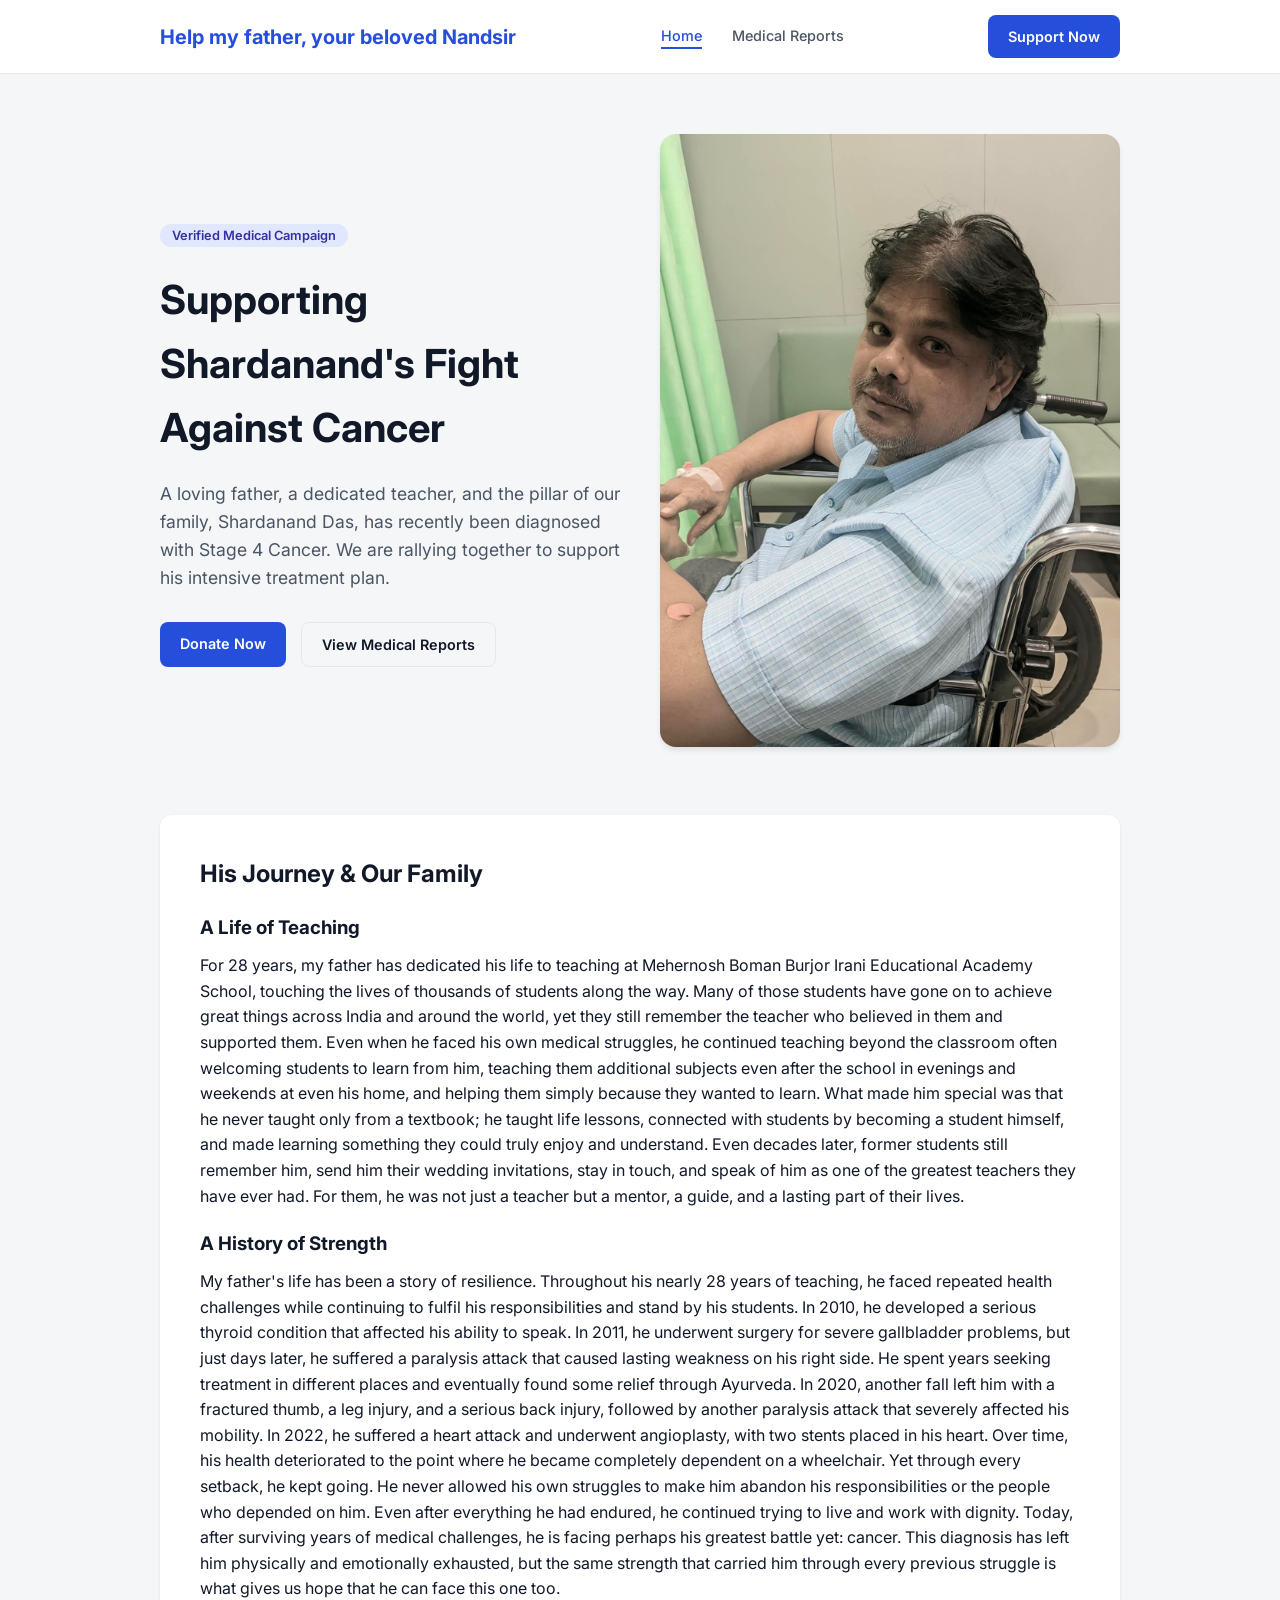
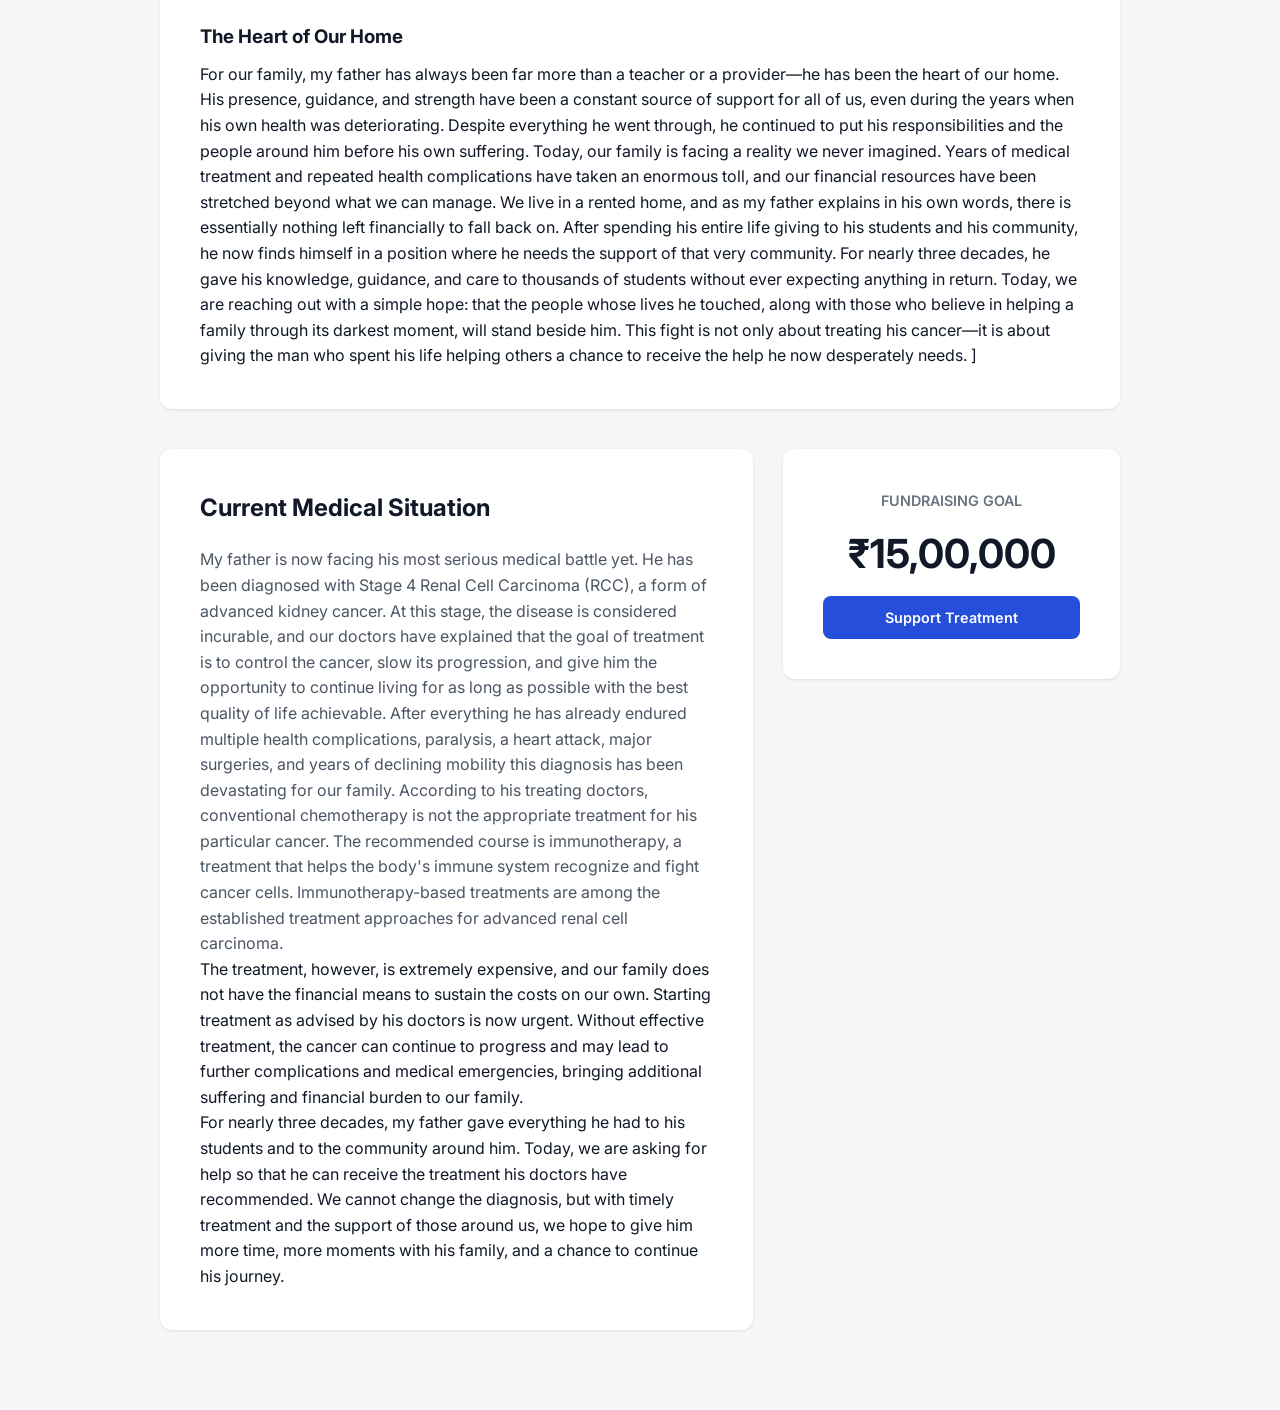
<file: index.html>
<!DOCTYPE html>
<html lang="en">
<head>
    <meta charset="UTF-8">
    <meta name="viewport" content="width=device-width, initial-scale=1.0">
    <title>Support Our Father - Medical Fundraiser</title>
    <!-- Linking our CSS file -->
    <link rel="stylesheet" href="css/style.css">
</head>
<body>

    <!-- HEADER / NAVIGATION -->
    <header>
        <div class="container nav-container">
            <div class="logo">Help my father, your beloved Nandsir</div>
            <nav class="nav-links">
                <a href="index.html" class="active">Home</a>
                <a href="reports.html">Medical Reports</a>
            </nav>
            <a href="https://milaap.org/fundraisers/support-shardanand-das?utm_medium=whatsapp_status_poster&utm_source=app" target="_blank" class="btn btn-primary">Support Now</a>
        </div>
    </header>

    <!-- MAIN CONTENT -->
    <main class="container">
        
        <!-- SECTION 1: HERO (Intro & Photo) -->
        <section style="display: flex; gap: 40px; align-items: center; margin-top: 60px; flex-wrap: wrap;">
            <div style="flex: 1; min-width: 300px;">
                <span style="background-color: #E0E7FF; color: #3730A3; padding: 4px 12px; border-radius: 20px; font-size: 0.8rem; font-weight: 600;">
                    Verified Medical Campaign
                </span>
                <h1 style="font-size: 2.5rem; margin: 20px 0; color: #111827;">
                    Supporting Shardanand's Fight Against Cancer
                </h1>
                <p style="color: #4B5563; margin-bottom: 30px; font-size: 1.1rem;">
                    A loving father, a dedicated teacher, and the pillar of our family, Shardanand Das, has recently been diagnosed with Stage 4 Cancer. We are rallying together to support his intensive treatment plan.
                </p>
                <div style="display: flex; gap: 15px;">
                    <a href="https://milaap.org/fundraisers/support-shardanand-das?utm_medium=whatsapp_status_poster&utm_source=app" target="_blank" class="btn btn-primary">Donate Now</a>
                    <a href="reports.html" class="btn btn-outline">View Medical Reports</a>
                </div>
            </div>
            <div style="flex: 1; min-width: 300px;">
                <!-- Replace 'father-photo.jpg' with your actual image name once you put it in the images folder -->
                <img src="images/father.jpg" alt="Photograph of my father" style="width: 100%; border-radius: 16px; box-shadow: 0 4px 6px -1px rgba(0, 0, 0, 0.1);">
            </div>
        </section>

        <!-- SECTION 2: THE STORY (Teacher, Family, Past Fights) -->
        <section style="background-color: #FFFFFF; padding: 40px; border-radius: 12px; margin-top: 60px; box-shadow: 0 1px 3px rgba(0,0,0,0.1);">
            <h2 style="margin-bottom: 20px;">His Journey & Our Family</h2>
            <p style="color: #4B5563; margin-bottom: 20px;">
                <strong> <h3 style="margin-bottom: 10px;">A Life of Teaching</h2> </strong>           
For 28 years, my father has dedicated his life to teaching at Mehernosh Boman Burjor Irani Educational Academy School,
 touching the lives of thousands of students along the way. Many of those students have gone on to achieve great things 
 across India and around the world, yet they still remember the teacher who believed in them and supported them. 
 Even when he faced his own medical struggles, he continued teaching beyond the classroom often welcoming students
  to learn from him, teaching them additional subjects even after the school in evenings and weekends at even his home, 
   and helping them simply because they wanted to learn. What made him special was that he never taught only from a textbook;
    he taught life lessons, connected with students by becoming a student himself, and made learning something they could 
    truly enjoy and understand. Even decades later, former students still remember him, send him their wedding invitations, 
    stay in touch, and speak of him as one of the greatest teachers they have ever had. For them, he was not just a teacher 
    but a mentor, a guide, and a lasting part of their lives.

                    
            </p>
            <p style="color: #4B5563; margin-bottom: 20px;">
                <strong><h3 style="margin-bottom: 10px;"> A History of Strength</h3></strong> My father's life has been a story of resilience. 
                Throughout his nearly 28 years of teaching, he faced repeated health challenges while
                 continuing to fulfil his responsibilities and stand by his students. In 2010, he developed 
                 a serious thyroid condition that affected his ability to speak. In 2011, he underwent surgery
                  for severe gallbladder problems, but just days later, he suffered a paralysis attack that caused
                   lasting weakness on his right side. He spent years seeking treatment in different places and
                    eventually found some relief through Ayurveda. In 2020, another fall left him with a fractured thumb,
                     a leg injury, and a serious back injury, followed by another paralysis attack that severely affected
                      his mobility. In 2022, he suffered a heart attack and underwent angioplasty, with two stents placed
                 in his heart. Over time, his health deteriorated to the point where he became completely dependent on a wheelchair.

Yet through every setback, he kept going. He never allowed his own struggles to make him abandon his responsibilities
 or the people who depended on him. Even after everything he had endured, he continued trying to live and work with dignity.
  Today, after surviving years of medical challenges, he is facing perhaps his greatest battle yet: cancer.
   This diagnosis has left him physically and emotionally exhausted, but the same strength that carried him through 
   every previous struggle is what gives us hope that he can face this one too.

</p>

            <p style="color: #4B5563; margin-bottom: 20px;">
                <strong><h3 style="margin-bottom: 10px;">The Heart of Our Home</h3></strong> For our family, my father has always been far more than a
                 teacher or a provider—he has been the heart of our home. His presence, guidance, and strength have 
                 been a constant source of support for all of us, even during the years when his own health was deteriorating. 
                 Despite everything he went through, he continued to put his responsibilities and the people around him before 
                 his own suffering.

Today, our family is facing a reality we never imagined. Years of medical treatment and repeated health complications have taken 
an enormous toll, and our financial resources have been stretched beyond what we can manage. We live in a rented home, and as my 
father explains in his own words, there is essentially nothing left financially to fall back on. After spending his entire life
 giving to his students and his community, he now finds himself in a position where he needs the support of that very community.

For nearly three decades, he gave his knowledge, guidance, and care to thousands of students without ever expecting anything in 
return. Today, we are reaching out with a simple hope: that the people whose lives he touched, along with those who believe in 
helping a family through its darkest moment, will stand beside him. This fight is not only about treating his cancer—it is about
 giving the man who spent his life helping others a chance to receive the help he now desperately needs.
]
            </p>
        </section>

        <!-- SECTION 3: CURRENT SITUATION & GOAL -->
        <section style="display: flex; gap: 30px; margin-top: 40px; flex-wrap: wrap; margin-bottom: 80px;">
            <div style="flex: 2; background-color: #FFFFFF; padding: 40px; border-radius: 12px; box-shadow: 0 1px 3px rgba(0,0,0,0.1); min-width: 300px;">
                <h2 style="margin-bottom: 20px;">Current Medical Situation</h2>
                <p style="color: #4B5563;"> My father is now facing his most serious medical battle yet. 
                    He has been diagnosed with Stage 4 Renal Cell Carcinoma (RCC), a form of advanced kidney cancer. 
                    At this stage, the disease is considered incurable, and our doctors have explained that the goal of 
                    treatment is to control the cancer, slow its progression, and give him the opportunity to continue living
                     for as long as possible with the best quality of life achievable.

After everything he has already endured multiple health complications, paralysis, a heart attack, major surgeries, and years of
 declining mobility this diagnosis has been devastating for our family. According to his treating doctors, conventional
  chemotherapy is not the appropriate treatment for his particular cancer. The recommended course is immunotherapy, 
  a treatment that helps the body's immune system recognize and fight cancer cells. Immunotherapy-based treatments are 
  among the established treatment approaches for advanced renal cell carcinoma.
 </p>
 <p>
The treatment, however, is extremely expensive, and our family does not have the financial means to sustain the costs on our own.
 Starting treatment as advised by his doctors is now urgent. Without effective treatment, the cancer can continue to progress and
  may lead to further complications and medical emergencies, bringing additional suffering and financial burden to our family.
</p>
<p>
For nearly three decades, my father gave everything he had to his students and to the community around him.
 Today, we are asking for help so that he can receive the treatment his doctors have recommended. We cannot change the diagnosis, 
 but with timely treatment and the support of those around us, we hope to give him more time, more moments with his family, 
 and a chance to continue his journey.
                </p>
            </div>
            <div style="flex: 1; background-color: #FFFFFF; padding: 40px; border-radius: 12px; box-shadow: 0 1px 3px rgba(0,0,0,0.1); min-width: 300px; text-align: center;align-self: flex-start;">
                <p style="font-size: 0.9rem; font-weight: 600; color: #6B7280; text-transform: uppercase;">Fundraising Goal</p>
                <h2 style="font-size: 2.5rem; color: #111827; margin: 10px 0;">₹15,00,000</h2>
                <a href="https://milaap.org/fundraisers/support-shardanand-das?utm_medium=whatsapp_status_poster&utm_source=app" target="_blank" class="btn btn-primary" style="width: 100%;">Support Treatment</a>
            </div>
        </section>

    </main>
</body>
</html>
</file>
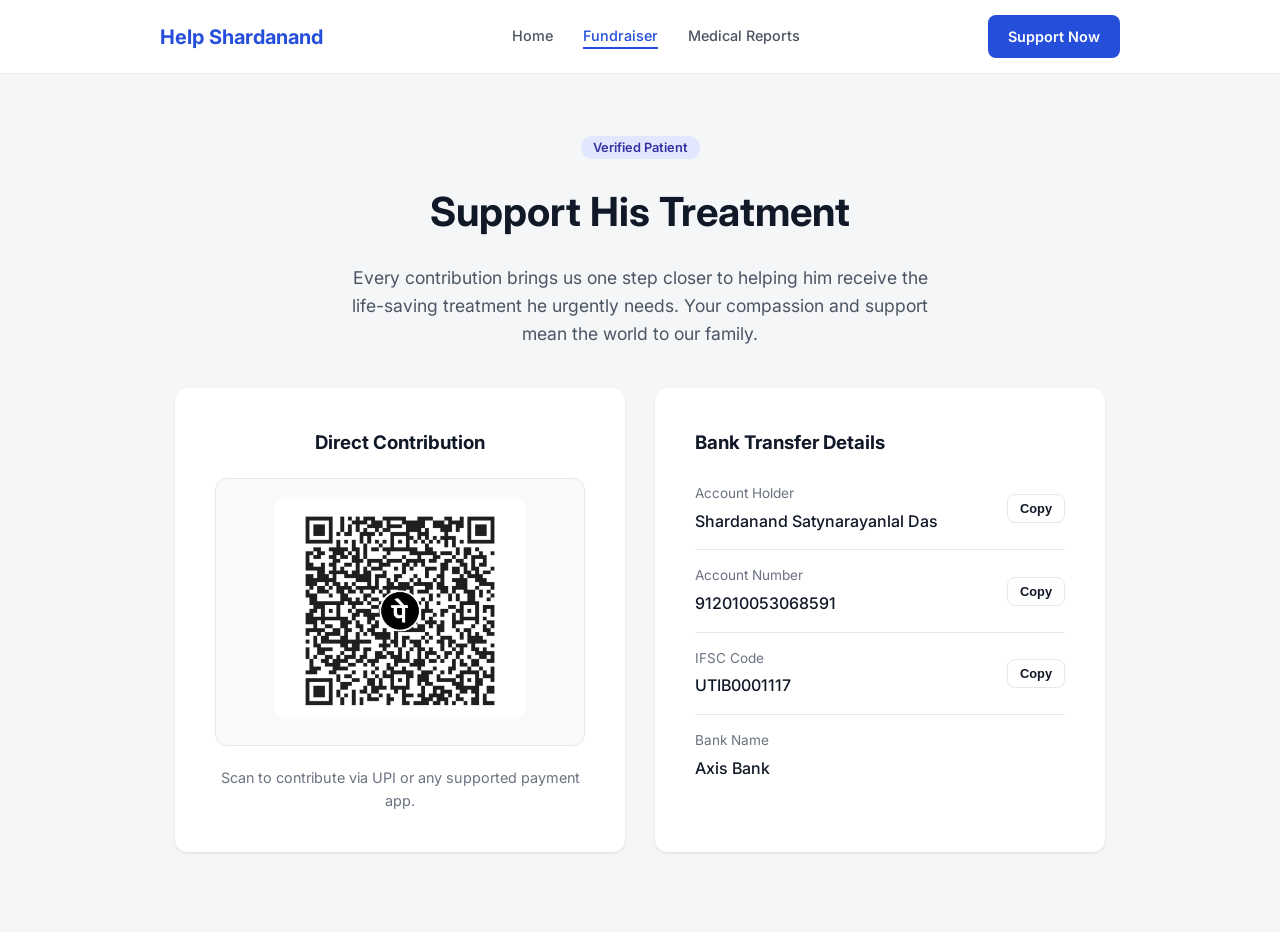
<file: fundraiser.html>
<!DOCTYPE html>
<html lang="en">
<head>
    <meta charset="UTF-8">
    <meta name="viewport" content="width=device-width, initial-scale=1.0">
    <title>Fundraiser - Support Our Father</title>
    <link rel="stylesheet" href="css/style.css">
</head>
<body>

    <!-- HEADER / NAVIGATION -->
    <header>
        <div class="container nav-container">
            <div class="logo">Help Shardanand</div>
            <nav class="nav-links">
                <a href="index.html">Home</a>
                <a href="fundraiser.html" class="active">Fundraiser</a>
                <a href="reports.html">Medical Reports</a>
            </nav>
            <a href="fundraiser.html" class="btn btn-primary">Support Now</a>
        </div>
    </header>

    <!-- MAIN CONTENT -->
    <main class="container">
        
        <div style="text-align: center; margin-top: 60px; margin-bottom: 40px;">
            <span style="background-color: #E0E7FF; color: #3730A3; padding: 4px 12px; border-radius: 20px; font-size: 0.8rem; font-weight: 600;">
                Verified Patient
            </span>
            <h1 style="font-size: 2.5rem; margin: 20px 0; color: #111827;">Support His Treatment</h1>
            <p style="color: #4B5563; font-size: 1.1rem; max-width: 600px; margin: 0 auto;">
                Every contribution brings us one step closer to helping him receive the life-saving treatment he urgently needs. Your compassion and support mean the world to our family.
            </p>
        </div>

        <section style="display: flex; gap: 30px; flex-wrap: wrap; justify-content: center; margin-bottom: 80px;">
            
            <!-- QR CODE CARD -->
            <div style="flex: 1; background-color: #FFFFFF; padding: 40px; border-radius: 12px; box-shadow: 0 1px 3px rgba(0,0,0,0.1); min-width: 300px; max-width: 450px; text-align: center;">
                <h3 style="margin-bottom: 20px; color: #111827;">Direct Contribution</h3>
                <div style="background-color: #F9FAFB; padding: 20px; border-radius: 12px; margin-bottom: 20px; border: 1px solid #E5E7EB;">
                    <!-- REPLACE 'qr-code.png' with your actual QR code image name -->
                    <img src="images/qr-code.jpg" alt="Donation QR Code" style="width: 100%; max-width: 250px; border-radius: 8px;">
                </div>
                <p style="color: #6B7280; font-size: 0.9rem;">Scan to contribute via UPI or any supported payment app.</p>
            </div>

            <!-- BANK DETAILS CARD -->
            <div style="flex: 1; background-color: #FFFFFF; padding: 40px; border-radius: 12px; box-shadow: 0 1px 3px rgba(0,0,0,0.1); min-width: 300px; max-width: 450px;">
                <h3 style="margin-bottom: 25px; color: #111827;">Bank Transfer Details</h3>
                
                <div style="display: flex; flex-direction: column; gap: 15px;">
                    
                    <!-- Account Holder -->
                    <div style="display: flex; justify-content: space-between; align-items: center; padding-bottom: 15px; border-bottom: 1px solid #E5E7EB;">
                        <div>
                            <p style="font-size: 0.85rem; color: #6B7280; margin-bottom: 4px;">Account Holder</p>
                            <p style="font-weight: 500; color: #111827;" id="acc-name">Shardanand Satynarayanlal Das</p>
                        </div>
                        <button onclick="copyToClipboard('acc-name')" class="btn btn-outline" style="padding: 6px 12px; font-size: 0.8rem;">Copy</button>
                    </div>

                    <!-- Account Number -->
                    <div style="display: flex; justify-content: space-between; align-items: center; padding-bottom: 15px; border-bottom: 1px solid #E5E7EB;">
                        <div>
                            <p style="font-size: 0.85rem; color: #6B7280; margin-bottom: 4px;">Account Number</p>
                            <p style="font-weight: 500; color: #111827;" id="acc-num">912010053068591</p>
                        </div>
                        <button onclick="copyToClipboard('acc-num')" class="btn btn-outline" style="padding: 6px 12px; font-size: 0.8rem;">Copy</button>
                    </div>

                    <!-- IFSC Code -->
                    <div style="display: flex; justify-content: space-between; align-items: center; padding-bottom: 15px; border-bottom: 1px solid #E5E7EB;">
                        <div>
                            <p style="font-size: 0.85rem; color: #6B7280; margin-bottom: 4px;">IFSC Code</p>
                            <p style="font-weight: 500; color: #111827;" id="acc-ifsc">UTIB0001117</p>
                        </div>
                        <button onclick="copyToClipboard('acc-ifsc')" class="btn btn-outline" style="padding: 6px 12px; font-size: 0.8rem;">Copy</button>
                    </div>

                    <!-- Bank Name -->
                    <div style="display: flex; justify-content: space-between; align-items: center;">
                        <div>
                            <p style="font-size: 0.85rem; color: #6B7280; margin-bottom: 4px;">Bank Name</p>
                            <p style="font-weight: 500; color: #111827;">Axis Bank</p>
                        </div>
                    </div>

                </div>
            </div>

        </section>

    </main>

    <!-- Simple JavaScript for the Copy Buttons -->
    <script>
        function copyToClipboard(elementId) {
            var text = document.getElementById(elementId).innerText;
            navigator.clipboard.writeText(text).then(function() {
                alert("Copied: " + text);
            }, function(err) {
                console.error('Could not copy text: ', err);
            });
        }
    </script>
</body>
</html>
</file>
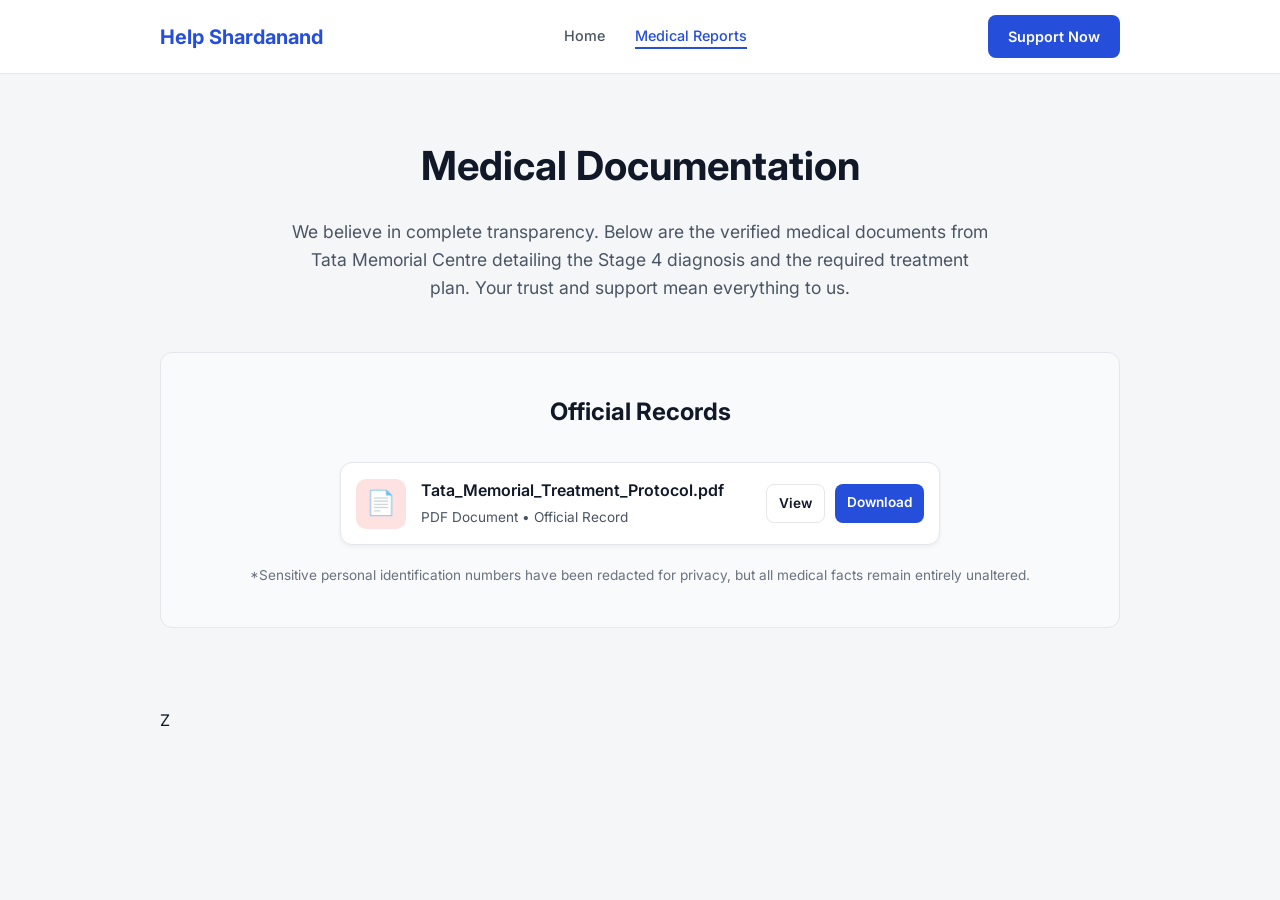
<file: reports.html>
<!DOCTYPE html>
<html lang="en">
<head>
    <meta charset="UTF-8">
    <meta name="viewport" content="width=device-width, initial-scale=1.0">
    <title>Medical Reports - Support Our Father</title>
    <link rel="stylesheet" href="css/style.css">
</head>
<body>

    <!-- HEADER / NAVIGATION -->
    <header>
        <div class="container nav-container">
            <div class="logo">Help Shardanand</div>
            <nav class="nav-links">
                <a href="index.html">Home</a>
                <a href="reports.html" class="active">Medical Reports</a>
            </nav>
            <a href="https://milaap.org/fundraisers/support-shardanand-das?utm_medium=whatsapp_status_poster&utm_source=app" target="_blank" class="btn btn-primary">Support Now</a>
        </div>
    </header>

    <!-- MAIN CONTENT -->
    <main class="container">
        
        <!-- PAGE INTRODUCTION -->
        <div style="text-align: center; margin-top: 60px; margin-bottom: 50px;">
            <h1 style="font-size: 2.5rem; margin-bottom: 20px; color: #111827;">Medical Documentation</h1>
            <p style="color: #4B5563; font-size: 1.1rem; max-width: 700px; margin: 0 auto;">
                We believe in complete transparency. Below are the verified medical documents from Tata Memorial Centre detailing the Stage 4 diagnosis and the required treatment plan. Your trust and support mean everything to us.
            </p>
        </div>

        <!-- REPORTS SECTION -->
        <section style="margin-bottom: 80px;">
            <div style="background-color: #F9FAFB; padding: 40px 20px; border-radius: 12px; border: 1px solid #E5E7EB;">
                
                <h2 style="text-align: center; margin-bottom: 30px; color: #111827;">Official Records</h2>

                <!-- WHATSAPP-STYLE PDF CARD -->
                <div class="doc-card">
                    <!-- Icon -->
                    <div class="doc-icon">
                        📄
                    </div>
                    
                    <!-- File Info -->
                    <div class="doc-info">
                        <div class="doc-title">Tata_Memorial_Treatment_Protocol.pdf</div>
                        <div class="doc-meta">PDF Document • Official Record</div>
                    </div>
                    
                    <!-- Buttons -->
                    <div class="doc-actions">
                        <!-- Opens PDF in browser -->
                        <a href="images/medical-report.pdf" target="_blank" class="btn btn-outline" style="padding: 8px 12px; font-size: 0.85rem;">View</a>
                        <!-- Forces download of PDF -->
                        <a href="images/medical-report.pdf" download="Shardanand_Das_Medical_Report.pdf" class="btn btn-primary" style="padding: 8px 12px; font-size: 0.85rem;">Download</a>
                    </div>
                </div>

                <p style="text-align: center; font-size: 0.85rem; color: #6B7280; margin-top: 20px;">
                    *Sensitive personal identification numbers have been redacted for privacy, but all medical facts remain entirely unaltered.
                </p>

            </div>
        </section>Z

    </main>
</body>
</html>
</file>
<file: css/style.css>
/* --- GLOBAL STYLES & COLORS --- */
@import url('https://fonts.googleapis.com/css2?family=Inter:wght@400;500;600;700&display=swap');

:root {
    --primary-blue: #254EDB;
    --primary-hover: #1D3DB0;
    --bg-color: #F4F6F8;
    --card-bg: #FFFFFF;
    --text-main: #111827;
    --text-muted: #4B5563;
    --border-color: #E5E7EB;
    --border-radius: 12px;
}

* {
    box-sizing: border-box;
    margin: 0;
    padding: 0;
}

body {
    font-family: 'Inter', system-ui, sans-serif;
    background-color: var(--bg-color);
    color: var(--text-main);
    line-height: 1.6;
}

a {
    text-decoration: none;
    color: inherit;
}

/* --- LAYOUT CONTAINERS --- */
.container {
    max-width: 1000px;
    margin: 0 auto;
    padding: 0 20px;
}

/* --- HEADER & NAVIGATION --- */
header {
    background-color: var(--card-bg);
    border-bottom: 1px solid var(--border-color);
    padding: 15px 0;
    position: sticky;
    top: 0;
    z-index: 100;
}

.nav-container {
    display: flex;
    justify-content: space-between;
    align-items: center;
}

.logo {
    font-size: 1.25rem;
    font-weight: 700;
    color: var(--primary-blue);
}

.nav-links {
    display: flex;
    gap: 30px;
}

.nav-links a {
    font-size: 0.9rem;
    font-weight: 500;
    color: var(--text-muted);
    transition: color 0.2s;
}

.nav-links a:hover, .nav-links a.active {
    color: var(--primary-blue);
    border-bottom: 2px solid var(--primary-blue);
}

/* --- BUTTONS --- */
.btn {
    display: inline-block;
    padding: 10px 20px;
    border-radius: 8px;
    font-size: 0.9rem;
    font-weight: 600;
    text-align: center;
    cursor: pointer;
    transition: background-color 0.2s;
}

.btn-primary {
    background-color: var(--primary-blue);
    color: #FFFFFF;
    border: none;
}

.btn-primary:hover {
    background-color: var(--primary-hover);
}

.btn-outline {
    background-color: transparent;
    color: var(--text-main);
    border: 1px solid var(--border-color);
}

.btn-outline:hover {
    background-color: #F9FAFB;
}

/* --- MOBILE RESPONSIVENESS (Basic setup) --- */
@media (max-width: 768px) {
    .nav-links {
        display: none; /* We will refine mobile menu later */
    }
}

/* --- DOCUMENT PREVIEW CARD (WhatsApp Style) --- */
.doc-card {
    display: flex;
    align-items: center;
    background-color: #FFFFFF;
    border: 1px solid var(--border-color);
    border-radius: 12px;
    padding: 15px;
    max-width: 600px;
    margin: 0 auto 20px auto;
    box-shadow: 0 2px 4px rgba(0,0,0,0.05);
    transition: box-shadow 0.2s;
}

.doc-card:hover {
    box-shadow: 0 4px 8px rgba(0,0,0,0.1);
}

.doc-icon {
    background-color: #FEE2E2; /* Light red for PDF */
    color: #EF4444;
    font-size: 1.5rem;
    width: 50px;
    height: 50px;
    display: flex;
    align-items: center;
    justify-content: center;
    border-radius: 10px;
    margin-right: 15px;
    flex-shrink: 0;
}

.doc-info {
    flex-grow: 1;
    overflow: hidden;
}

.doc-title {
    font-size: 1rem;
    font-weight: 600;
    color: var(--text-main);
    margin-bottom: 4px;
    white-space: nowrap;
    overflow: hidden;
    text-overflow: ellipsis;
}

.doc-meta {
    font-size: 0.85rem;
    color: var(--text-muted);
}

.doc-actions {
    display: flex;
    gap: 10px;
    margin-left: 15px;
}
</file>
